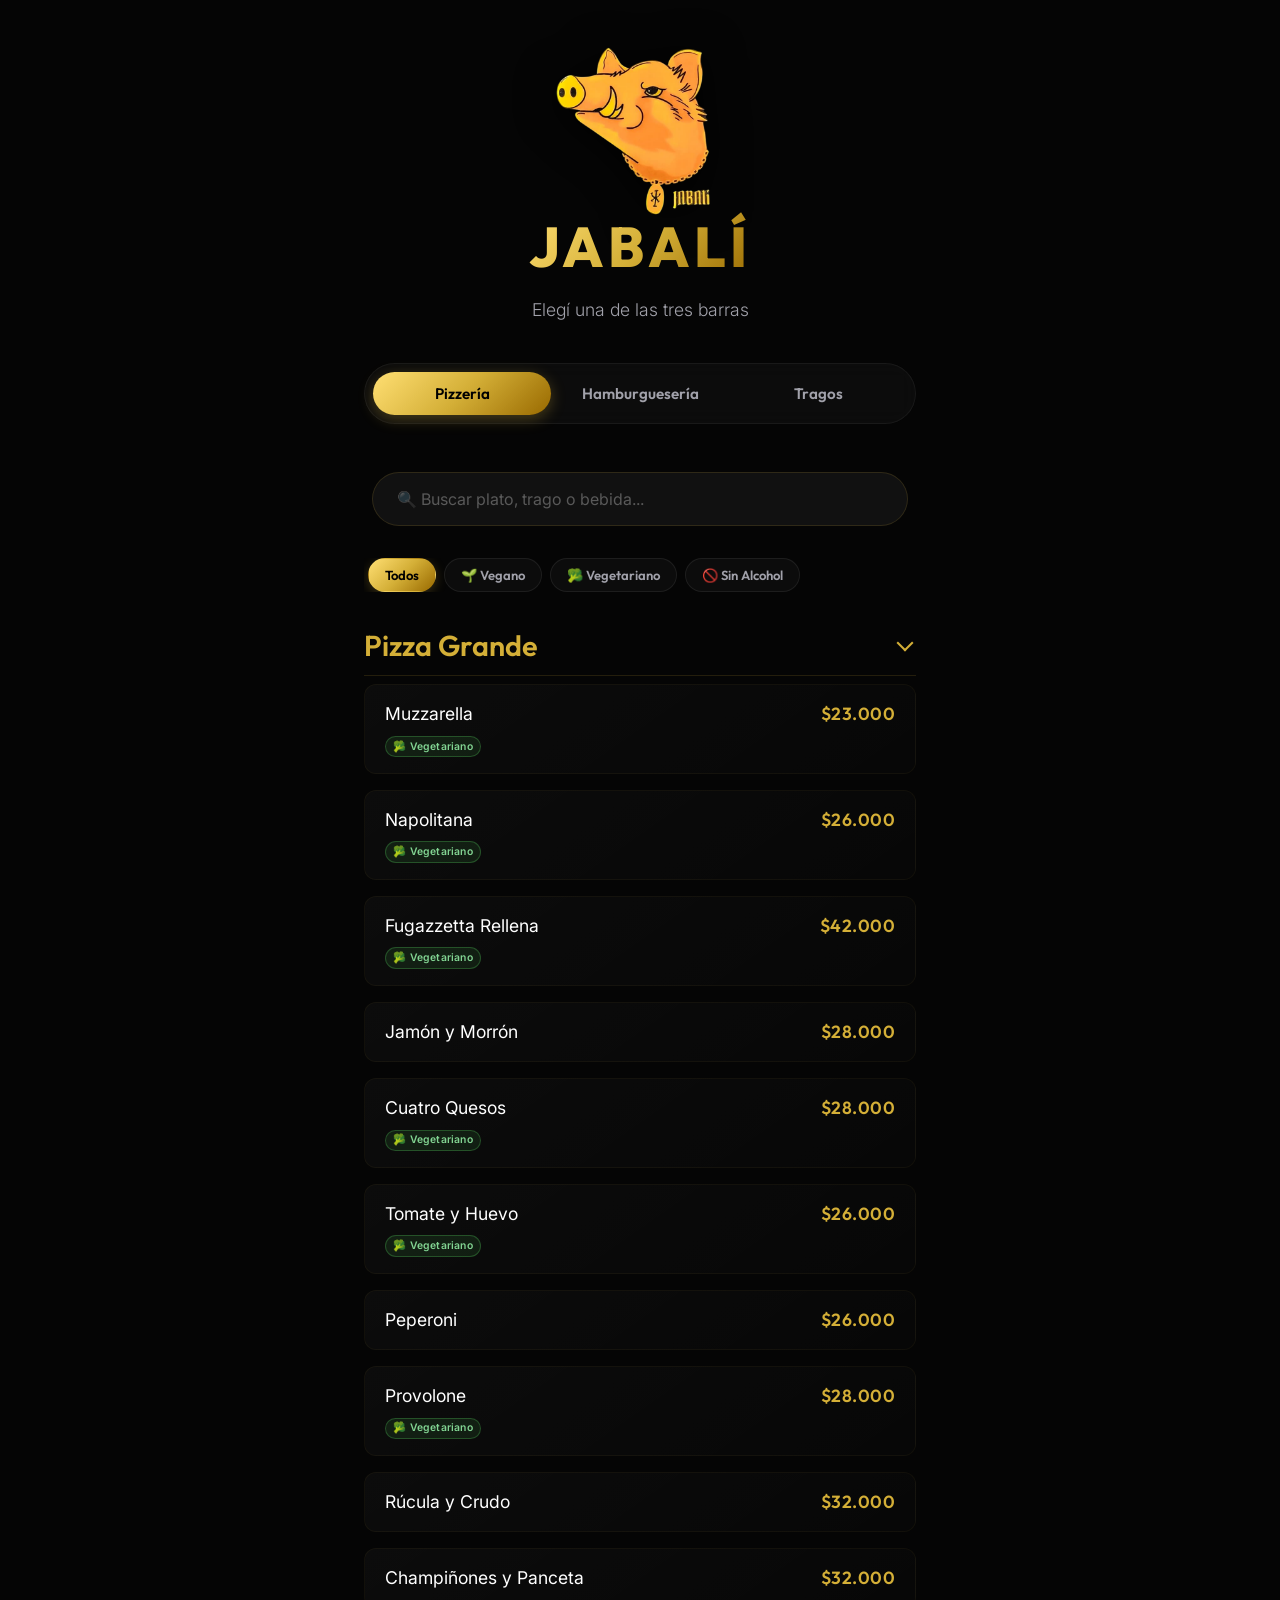
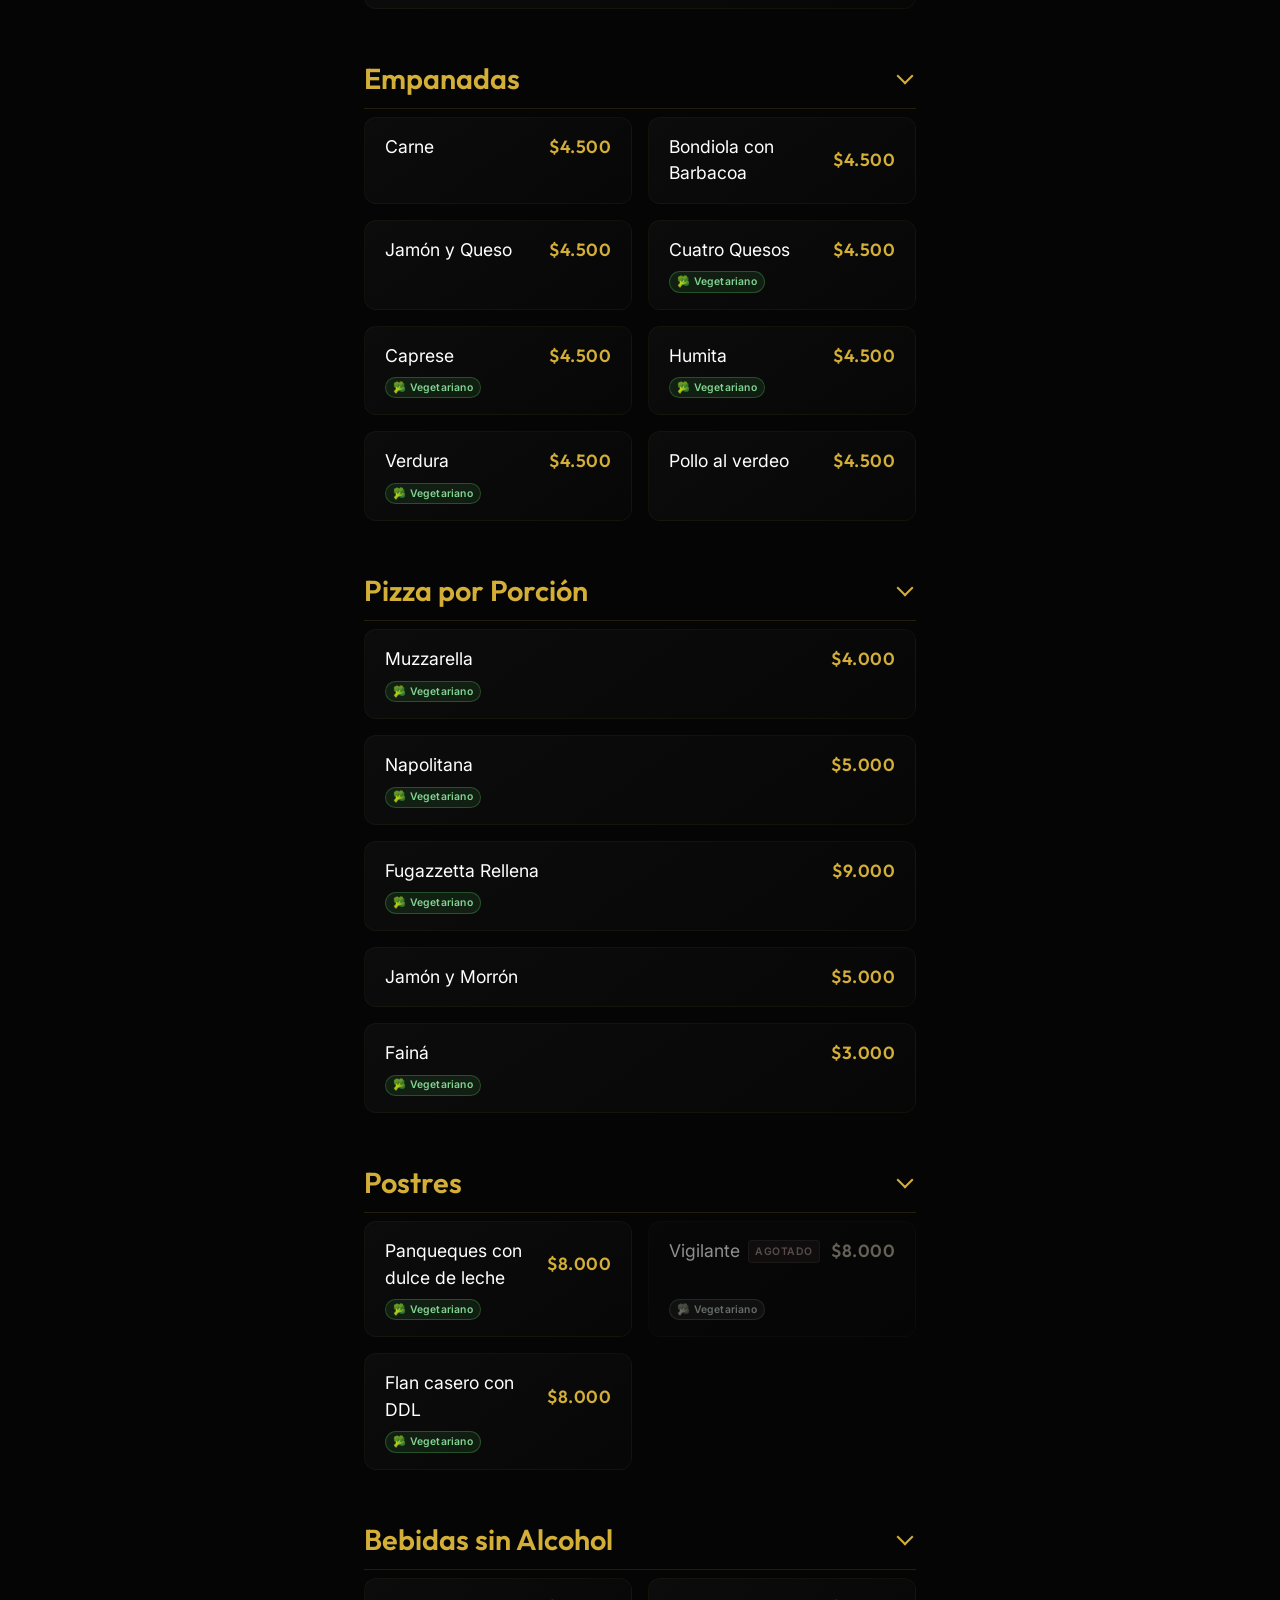
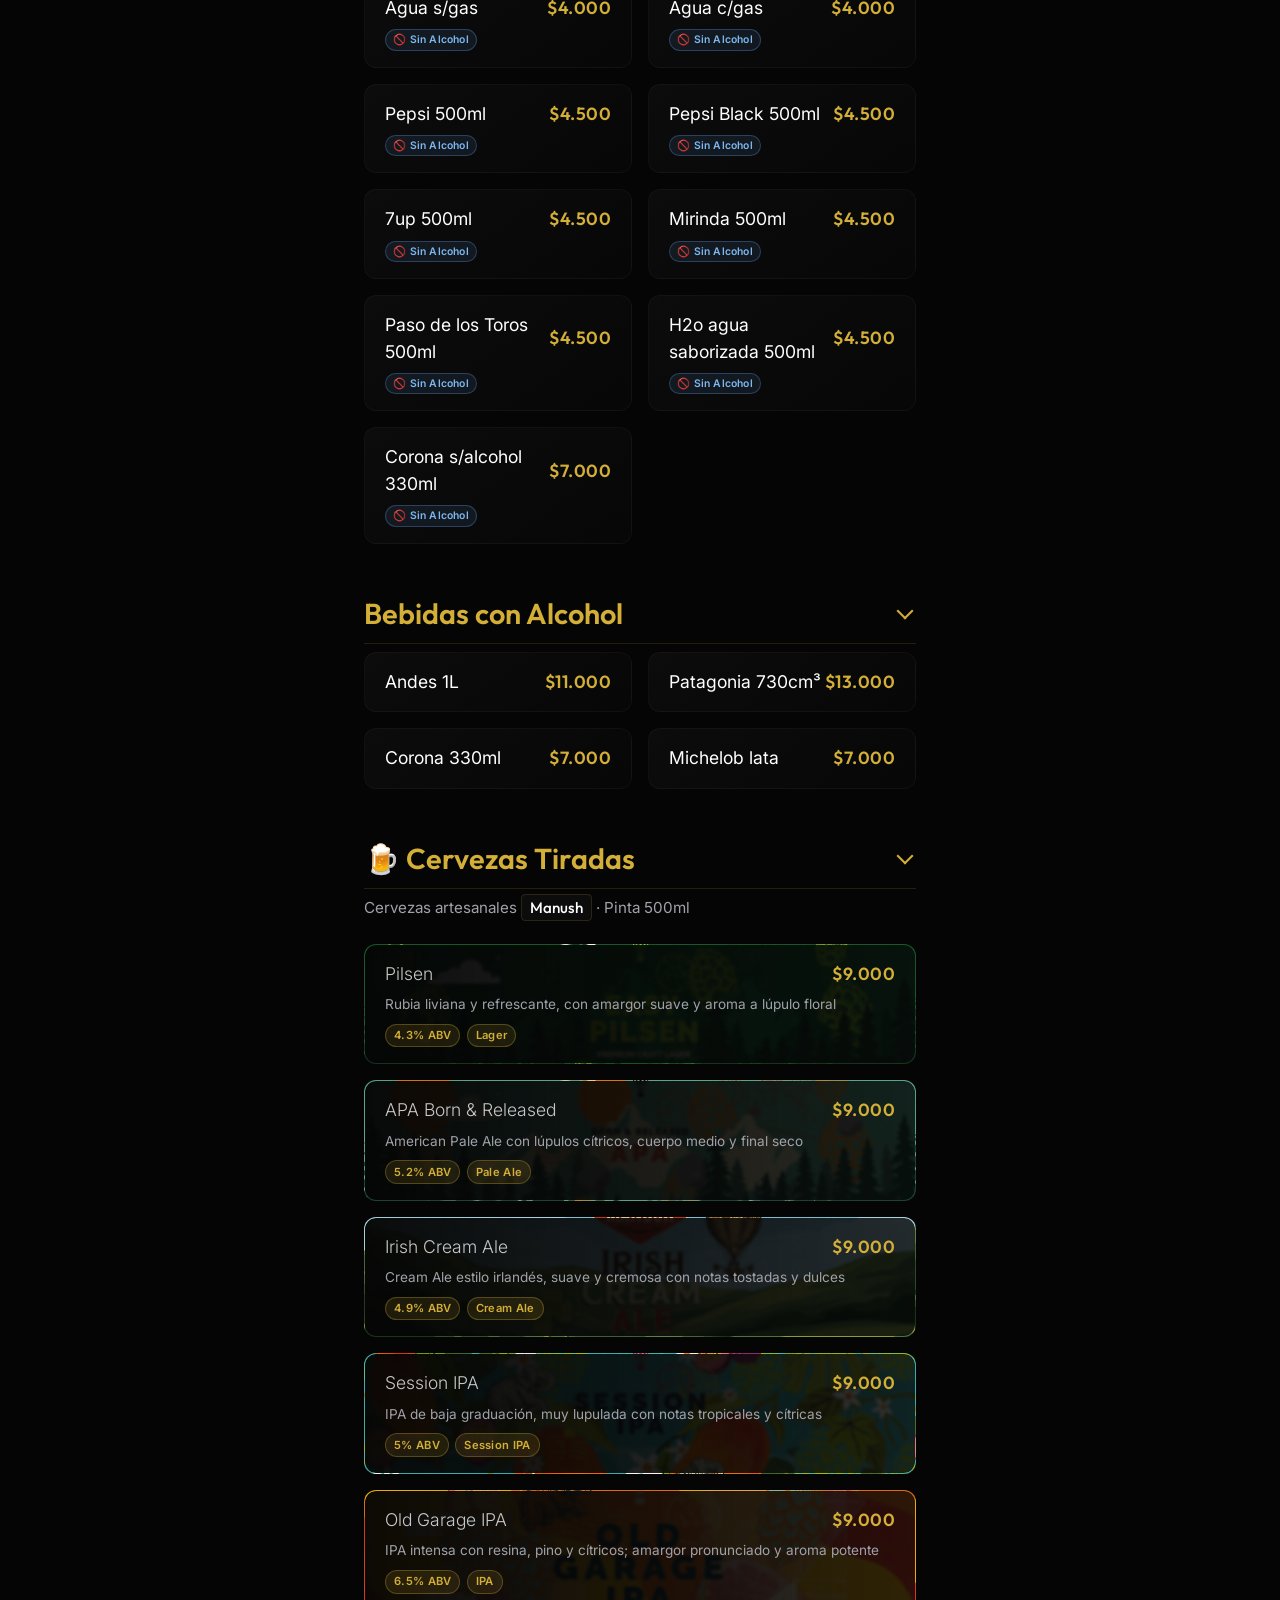
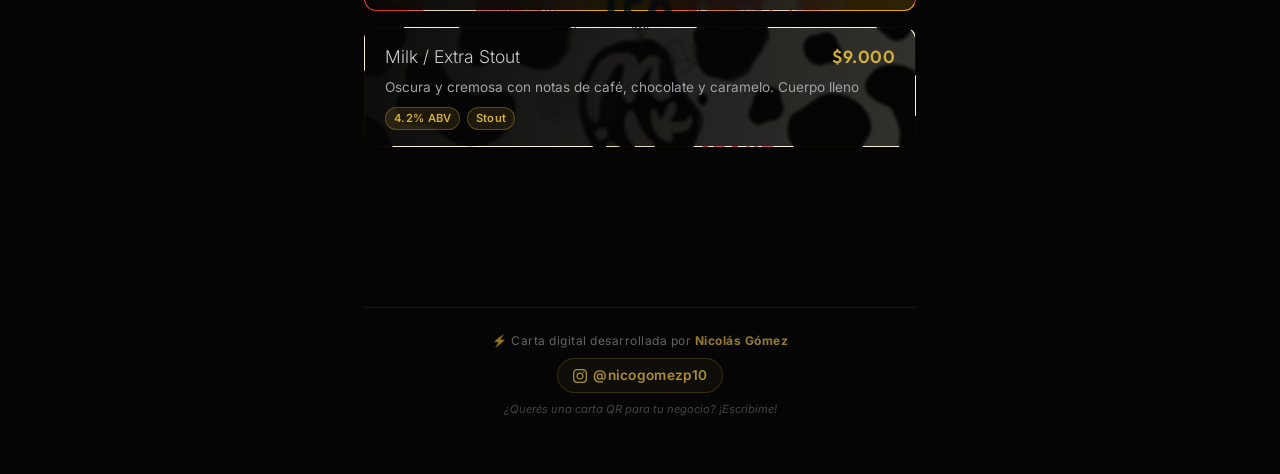
<file: index.html>
﻿<!DOCTYPE html>
<html lang="es">

<head>
    <meta charset="UTF-8">
    <meta name="viewport" content="width=device-width, initial-scale=1.0">
    <title>Carta QR - Jabalí</title>
    <link rel="preconnect" href="https://fonts.googleapis.com">
    <link rel="preconnect" href="https://fonts.gstatic.com" crossorigin>
    <link
        href="https://fonts.googleapis.com/css2?family=Outfit:wght@300;400;600;800&family=Inter:wght@300;400;500&display=swap"
        rel="stylesheet">
    <link rel="stylesheet" href="style.css">
</head>

<body>
    <div class="app-container">
        <header>
            <div class="header-brand">
                <div class="logo-container">
                    <img src="logo.png" alt="Jabalí Logo" class="brand-logo">
                </div>
                <h1 class="logo">JABALÍ</h1>
            </div>
            <p class="subtitle">Elegí una de las tres barras</p>
        </header>

        <nav class="category-nav">
            <button class="nav-btn active" data-target="pizzeria">Pizzería</button>
            <button class="nav-btn" data-target="hamburgueseria">Hamburguesería</button>
            <button class="nav-btn" data-target="tragos">Tragos</button>
        </nav>

        <div class="search-container">
            <input type="text" id="searchInput" placeholder="🔍 Buscar plato, trago o bebida..." autocomplete="off">
        </div>

        <div class="diet-filters">
            <button class="diet-btn active" data-filter="all">Todos</button>
            <button class="diet-btn" data-filter="vegano">🌱 Vegano</button>
            <button class="diet-btn" data-filter="vegetariano">🥦 Vegetariano</button>
            <button class="diet-btn" data-filter="sin-alcohol">🚫 Sin Alcohol</button>
        </div>

        <main class="menu-content">
            <div id="menu-root"></div>
        </main>

        <!-- Back to top button -->
        <button id="backToTopBtn" title="Volver arriba">↑</button>

        <!-- Developer footer -->
        <footer class="dev-footer">
            <p class="dev-credit">⚡ Carta digital desarrollada por <strong>Nicolás Gómez</strong></p>
            <a href="https://instagram.com/nicogomezp10" target="_blank" rel="noopener noreferrer"
                class="dev-instagram">
                <svg xmlns="http://www.w3.org/2000/svg" width="14" height="14" viewBox="0 0 24 24" fill="currentColor">
                    <path
                        d="M12 2.163c3.204 0 3.584.012 4.85.07 3.252.148 4.771 1.691 4.919 4.919.058 1.265.069 1.645.069 4.849 0 3.205-.012 3.584-.069 4.849-.149 3.225-1.664 4.771-4.919 4.919-1.266.058-1.644.07-4.85.07-3.204 0-3.584-.012-4.849-.07-3.26-.149-4.771-1.699-4.919-4.92-.058-1.265-.07-1.644-.07-4.849 0-3.204.013-3.583.07-4.849.149-3.227 1.664-4.771 4.919-4.919 1.266-.057 1.645-.069 4.849-.069zm0-2.163c-3.259 0-3.667.014-4.947.072-4.358.2-6.78 2.618-6.98 6.98-.059 1.281-.073 1.689-.073 4.948 0 3.259.014 3.668.072 4.948.2 4.358 2.618 6.78 6.98 6.98 1.281.058 1.689.072 4.948.072 3.259 0 3.668-.014 4.948-.072 4.354-.2 6.782-2.618 6.979-6.98.059-1.28.073-1.689.073-4.948 0-3.259-.014-3.667-.072-4.947-.196-4.354-2.617-6.78-6.979-6.98-1.281-.059-1.69-.073-4.949-.073zm0 5.838c-3.403 0-6.162 2.759-6.162 6.162s2.759 6.163 6.162 6.163 6.162-2.759 6.162-6.163c0-3.403-2.759-6.162-6.162-6.162zm0 10.162c-2.209 0-4-1.79-4-4 0-2.209 1.791-4 4-4s4 1.791 4 4c0 2.21-1.791 4-4 4zm6.406-11.845c-.796 0-1.441.645-1.441 1.44s.645 1.44 1.441 1.44c.795 0 1.439-.645 1.439-1.44s-.644-1.44-1.439-1.44z" />
                </svg>
                @nicogomezp10
            </a>
            <span class="dev-tagline">¿Querés una carta QR para tu negocio? ¡Escribime!</span>
        </footer>

    </div>
    <script src="app.js"></script>

</body>

</html>
</file>
<file: style.css>
:root {
    --bg-color: #050505;
    --text-white: #ffffff;
    --text-gray: #a1a1aa;
    --gold-primary: #d4af37;
    --gold-gradient: linear-gradient(135deg, #FFDF73 0%, #D4AF37 50%, #996A00 100%);
    --surface-color: rgba(255, 255, 255, 0.03);
    --border-color: rgba(212, 175, 55, 0.15);
    --transition: all 0.3s cubic-bezier(0.4, 0, 0.2, 1);
}

* {
    margin: 0;
    padding: 0;
    box-sizing: border-box;
    -webkit-tap-highlight-color: transparent;
}

body {
    background-color: var(--bg-color);
    color: var(--text-white);
    font-family: 'Inter', sans-serif;
    -webkit-font-smoothing: antialiased;
    line-height: 1.5;
}

.app-container {
    max-width: 600px;
    margin: 0 auto;
    padding: 2rem 1.5rem;
    min-height: 100vh;
}

/* Header Elements */
header {
    text-align: center;
    margin-bottom: 2.5rem;
    animation: fadeInDown 0.8s ease-out;
    position: relative;
}

.header-brand {
    display: flex;
    flex-direction: column;
    align-items: center;
}

.logo-container {
    width: 180px;
    /* Pull the title up so it overlaps the bottom of the logo */
    margin-bottom: -33px;
    z-index: 0;
    pointer-events: none;
}

.brand-logo {
    width: 100%;
    height: auto;
    display: block;
    filter: drop-shadow(0 4px 20px rgba(0, 0, 0, 0.9));
}

.logo {
    font-family: 'Outfit', sans-serif;
    font-size: 3.5rem;
    font-weight: 800;
    letter-spacing: 4px;
    background: var(--gold-gradient);
    -webkit-background-clip: text;
    background-clip: text;
    -webkit-text-fill-color: transparent;
    text-transform: uppercase;
    margin-bottom: 0.5rem;
    /* Title sits on top of the logo's bottom edge */
    position: relative;
    z-index: 1;
}

.subtitle {
    font-size: 1.1rem;
    color: var(--text-gray);
    font-weight: 300;
}

/* Navigation */
.category-nav {
    display: flex;
    justify-content: space-between;
    background: var(--surface-color);
    padding: 0.5rem;
    border-radius: 100px;
    margin-bottom: 3rem;
    border: 1px solid rgba(255, 255, 255, 0.05);
    position: sticky;
    top: 1rem;
    backdrop-filter: blur(10px);
    z-index: 100;
}

.nav-btn {
    background: transparent;
    border: none;
    color: var(--text-gray);
    padding: 0.75rem 0.5rem;
    font-family: 'Outfit', sans-serif;
    font-size: 0.95rem;
    font-weight: 600;
    cursor: pointer;
    border-radius: 100px;
    flex: 1;
    transition: var(--transition);
}

.nav-btn.active {
    background: var(--gold-gradient);
    color: #000;
    box-shadow: 0 4px 15px rgba(212, 175, 55, 0.3);
}

/* Menu Content */
.menu-section {
    display: none;
    animation: fadeIn 0.5s ease-out;
}

.menu-section.active {
    display: block;
}

.menu-category {
    margin-bottom: 3rem;
    opacity: 0;
    transform: translateY(20px);
    animation: slideUpFade 0.6s ease-out forwards;
}




.category-header {
    display: flex;
    justify-content: space-between;
    align-items: center;
    cursor: pointer;
    border-bottom: 1px solid var(--border-color);
    padding-bottom: 0.5rem;
    margin-bottom: 0.5rem;
    user-select: none;
    -webkit-tap-highlight-color: transparent;
}

.category-title {
    font-family: 'Outfit', sans-serif;
    color: var(--gold-primary);
    font-size: 1.8rem;
    font-weight: 600;
}

.toggle-icon {
    display: inline-block;
    width: 12px;
    height: 12px;
    border-right: 2px solid var(--gold-primary);
    border-bottom: 2px solid var(--gold-primary);
    transform: rotate(45deg);
    transition: transform 0.3s ease;
    margin-right: 5px;
    margin-top: -5px;
}

/* When the category is collapsed, items-grid is hidden and the chevron rotates */
.menu-category.collapsed .items-grid,
.menu-category.collapsed .category-desc {
    display: none;
}

.menu-category.collapsed .toggle-icon {
    transform: rotate(-135deg);
    /* Point right when collapsed */
    margin-top: 0;
}

.category-desc {
    color: var(--text-gray);
    font-size: 0.95rem;
    margin-bottom: 1.5rem;
}

.highlight {
    color: var(--text-white);
    font-weight: 500;
    font-family: 'Outfit', sans-serif;
    background: var(--surface-color);
    padding: 0.2rem 0.5rem;
    border-radius: 4px;
    border: 1px solid var(--border-color);
}

/* Items Grid */
.items-grid {
    display: grid;
    gap: 1rem;
}

.grid-2col {
    grid-template-columns: repeat(2, 1fr);
    align-items: stretch;
}

.grid-2col .menu-item {
    height: 100%;
    display: flex;
    flex-direction: column;
    justify-content: space-between;
}

@media (max-width: 450px) {
    .grid-2col {
        grid-template-columns: 1fr;
        align-items: initial;
    }
    .grid-2col .menu-item {
        height: auto;
    }
}

.menu-item {
    background: linear-gradient(145deg, rgba(255, 255, 255, 0.03) 0%, rgba(255, 255, 255, 0.01) 100%);
    border: 1px solid rgba(212, 175, 55, 0.05);
    padding: 1rem 1.25rem;
    border-radius: 12px;
    transition: var(--transition);
    position: relative;
    overflow: hidden;
}

.menu-item::before {
    content: '';
    position: absolute;
    top: 0;
    left: 0;
    right: 0;
    bottom: 0;
    background: linear-gradient(145deg, rgba(212, 175, 55, 0.1) 0%, transparent 100%);
    opacity: 0;
    transition: var(--transition);
}

.menu-item:hover::before {
    opacity: 1;
}

.menu-item:hover {
    transform: translateY(-2px);
    box-shadow: 0 5px 15px rgba(0, 0, 0, 0.5);
    border-color: rgba(212, 175, 55, 0.3);
}

.menu-item:active {
    transform: translateY(1px) scale(0.98);
}

.item-header {
    display: flex;
    justify-content: space-between;
    align-items: center;
    position: relative;
    z-index: 1;
}

.item-name {
    color: var(--text-white);
    font-size: 1.1rem;
    font-weight: 400;
    position: relative;
    z-index: 1;
    display: flex;
    align-items: center;
    height: 100%;
}

.beer-card .item-name {
    color: #c8c8c8;
    font-weight: 300;
}

.item-price {
    font-family: 'Outfit', sans-serif;
    color: var(--gold-primary);
    font-weight: 600;
    font-size: 1.1rem;
    position: relative;
    z-index: 1;
    letter-spacing: 0.5px;
}

.item-desc {
    color: var(--text-gray);
    font-size: 0.85rem;
    margin-top: 0.5rem;
    line-height: 1.4;
    position: relative;
    z-index: 1;
}

.item-extras {
    margin-top: 1rem;
    margin-bottom: 1rem;
    padding: 0.75rem;
    background: rgba(212, 175, 55, 0.05);
    border-radius: 8px;
    border: 1px dashed rgba(212, 175, 55, 0.2);
    font-size: 0.85rem;
    color: var(--gold-primary);
}

.item-extras p {
    margin-bottom: 0.25rem;
}

.item-extras p:last-child {
    margin-bottom: 0;
}

.placeholder {
    text-align: center;
    color: var(--text-gray);
    padding: 3rem;
    font-style: italic;
    background: var(--surface-color);
    border-radius: 12px;
    border: 1px dashed var(--border-color);
}

/* Animations */
@keyframes fadeIn {
    from {
        opacity: 0;
    }

    to {
        opacity: 1;
    }
}

@keyframes fadeInDown {
    from {
        opacity: 0;
        transform: translateY(-20px);
    }

    to {
        opacity: 1;
        transform: translateY(0);
    }
}

@keyframes slideUpFade {
    to {
        opacity: 1;
        transform: translateY(0);
    }
}

/* Search Bar */
.search-container {
    margin-bottom: 2rem;
    padding: 0 0.5rem;
    position: relative;
    z-index: 10;
}

#searchInput {
    width: 100%;
    padding: 1rem 1.5rem;
    border-radius: 100px;
    background: rgba(255, 255, 255, 0.05);
    border: 1px solid var(--border-color);
    color: var(--text-white);
    font-family: 'Inter', sans-serif;
    font-size: 1rem;
    outline: none;
    transition: var(--transition);
}

#searchInput:focus {
    background: rgba(255, 255, 255, 0.08);
    border-color: var(--gold-primary);
    box-shadow: 0 0 15px rgba(212, 175, 55, 0.2);
}

#searchInput::placeholder {
    color: rgba(255, 255, 255, 0.3);
}

/* Diet Filters */
.diet-filters {
    display: flex;
    gap: 0.5rem;
    margin-bottom: 2rem;
    padding: 0 0.25rem;
    overflow-x: auto;
    scrollbar-width: none;
    -ms-overflow-style: none;
    -webkit-overflow-scrolling: touch;
}

.diet-filters::-webkit-scrollbar {
    display: none;
}

.diet-btn {
    background: var(--surface-color);
    border: 1px solid rgba(255, 255, 255, 0.07);
    color: var(--text-gray);
    padding: 0.5rem 1rem;
    font-family: 'Outfit', sans-serif;
    font-size: 0.82rem;
    font-weight: 600;
    cursor: pointer;
    border-radius: 100px;
    white-space: nowrap;
    transition: var(--transition);
    flex-shrink: 0;
}

.diet-btn:hover {
    border-color: rgba(212, 175, 55, 0.35);
    color: var(--text-white);
}

.diet-btn.active {
    background: var(--gold-gradient);
    color: #000;
    border-color: transparent;
    box-shadow: 0 3px 12px rgba(212, 175, 55, 0.25);
}

/* Diet tag badges inside items */
.diet-tags-row {
    display: flex;
    flex-wrap: wrap;
    gap: 0.35rem;
    margin-top: 0.5rem;
    position: relative;
    z-index: 1;
}

.diet-tag {
    font-size: 0.65rem;
    font-weight: 600;
    padding: 0.12rem 0.45rem;
    border-radius: 100px;
    letter-spacing: 0.2px;
}

.tag-vegano {
    background: rgba(52, 170, 68, 0.12);
    border: 1px solid rgba(52, 170, 68, 0.35);
    color: #6fcf7f;
}

.tag-vegetariano {
    background: rgba(80, 200, 90, 0.1);
    border: 1px solid rgba(80, 200, 90, 0.3);
    color: #82d492;
}

.tag-sin-tacc {
    background: rgba(230, 180, 60, 0.1);
    border: 1px solid rgba(230, 180, 60, 0.3);
    color: #e6b43c;
}

.tag-sin-alcohol {
    background: rgba(100, 160, 230, 0.1);
    border: 1px solid rgba(100, 160, 230, 0.3);
    color: #7db8f0;
}

/* Back to Top Button */
#backToTopBtn {
    position: fixed;
    bottom: 30px;
    right: 30px;
    width: 50px;
    height: 50px;
    border-radius: 50%;
    background: var(--gold-gradient);
    color: #000;
    font-size: 1.5rem;
    border: none;
    cursor: pointer;
    box-shadow: 0 4px 15px rgba(0, 0, 0, 0.5);
    opacity: 0;
    visibility: hidden;
    transform: translateY(20px);
    transition: var(--transition);
    z-index: 999;
    display: flex;
    justify-content: center;
    align-items: center;
    font-weight: bold;
}

#backToTopBtn.show {
    opacity: 1;
    visibility: visible;
    transform: translateY(0);
}

#backToTopBtn:active {
    transform: scale(0.9);
}

.menu-content {
    padding-bottom: 4rem;
    /* Extra padding for bottom of page */
}

/* Hide items completely that don't match search */
.menu-item.hidden {
    display: none !important;
}

.vinos-placeholder {
    text-align: center;
    width: 100%;
}

.vinos-placeholder .item-desc {
    font-size: 1.1rem;
    margin-top: 0;
}

/* Beer Cards with Background Image */
.beer-card {
    background-size: cover;
    background-position: center;
    position: relative;
    overflow: hidden;
    min-height: 80px;
}

.beer-card::after {
    content: '';
    position: absolute;
    inset: 0;
    background: linear-gradient(to right, rgba(5, 5, 5, 0.97) 0%, rgba(5, 5, 5, 0.82) 100%);
    backdrop-filter: blur(1.5px);
    -webkit-backdrop-filter: blur(1.5px);
    z-index: 0;
}

/* Make Tragos cards lighter over the image */
#tragos .beer-card::after {
    background: linear-gradient(to right, rgba(5, 5, 5, 0.80) 0%, rgba(5, 5, 5, 0.50) 100%);
}

.beer-card .item-header,
.beer-card .item-desc,
.beer-card .item-extras,
.beer-card .beer-badges {
    position: relative;
    z-index: 1;
}

.beer-badges {
    display: flex;
    gap: 0.4rem;
    margin-top: 0.6rem;
    flex-wrap: wrap;
}

.beer-badge {
    font-size: 0.7rem;
    font-weight: 600;
    padding: 0.15rem 0.5rem;
    border-radius: 100px;
    letter-spacing: 0.3px;
    background: rgba(212, 175, 55, 0.12);
    border: 1px solid rgba(212, 175, 55, 0.3);
    color: var(--gold-primary);
}

/* Developer Footer */
.dev-footer {
    margin-top: 3rem;
    padding: 1.5rem 1rem;
    border-top: 1px solid rgba(212, 175, 55, 0.1);
    text-align: center;
    display: flex;
    flex-direction: column;
    align-items: center;
    gap: 0.5rem;
}

.dev-credit {
    font-size: 0.75rem;
    color: rgba(161, 161, 170, 0.6);
    letter-spacing: 0.5px;
}

.dev-credit strong {
    color: rgba(212, 175, 55, 0.7);
}

.dev-instagram {
    display: inline-flex;
    align-items: center;
    gap: 0.4rem;
    font-size: 0.85rem;
    font-weight: 600;
    color: rgba(212, 175, 55, 0.8);
    text-decoration: none;
    padding: 0.4rem 0.9rem;
    border-radius: 100px;
    border: 1px solid rgba(212, 175, 55, 0.2);
    background: rgba(212, 175, 55, 0.05);
    transition: var(--transition);
    letter-spacing: 0.3px;
}

.dev-instagram:hover {
    background: rgba(212, 175, 55, 0.12);
    border-color: rgba(212, 175, 55, 0.5);
    color: var(--gold-primary);
    box-shadow: 0 0 12px rgba(212, 175, 55, 0.15);
}

.dev-tagline {
    font-size: 0.7rem;
    color: rgba(161, 161, 170, 0.4);
    font-style: italic;
}

/* Mocktail gradient backgrounds */
.mocktail-limonada {
    background: linear-gradient(135deg, rgba(255, 235, 59, 0.18) 0%, rgba(255, 193, 7, 0.10) 60%, rgba(5,5,5,0.01) 100%) !important;
    border-color: rgba(255, 235, 59, 0.2) !important;
}

.mocktail-pomelada {
    background: linear-gradient(135deg, rgba(255, 152, 0, 0.18) 0%, rgba(255, 87, 34, 0.10) 60%, rgba(5,5,5,0.01) 100%) !important;
    border-color: rgba(255, 152, 0, 0.2) !important;
}

.mocktail-limonada-roja {
    background: linear-gradient(135deg, rgba(233, 30, 99, 0.18) 0%, rgba(255, 80, 80, 0.10) 60%, rgba(5,5,5,0.01) 100%) !important;
    border-color: rgba(233, 30, 99, 0.2) !important;
}

.mocktail-natural-mystic {
    background: linear-gradient(135deg, rgba(255, 80, 100, 0.18) 0%, rgba(255, 152, 0, 0.10) 60%, rgba(5,5,5,0.01) 100%) !important;
    border-color: rgba(255, 80, 100, 0.2) !important;
}

.mocktail-aljaba {
    background: linear-gradient(135deg, rgba(130, 80, 200, 0.18) 0%, rgba(80, 160, 255, 0.10) 60%, rgba(5,5,5,0.01) 100%) !important;
    border-color: rgba(130, 80, 200, 0.2) !important;
}

/* Hide vegan and vegetarian filters on Tragos section */
body[data-active-section="tragos"] .diet-btn[data-filter="vegano"],
body[data-active-section="tragos"] .diet-btn[data-filter="vegetariano"] {
    display: none !important;
}

/* Agotado Styles */
.menu-item.agotado {
    opacity: 0.55;
    filter: grayscale(0.85);
    pointer-events: none;
}

.agotado-badge {
    background: rgba(220, 53, 69, 0.15);
    border: 1px solid rgba(220, 53, 69, 0.3);
    color: #ff6b6b;
    font-size: 0.65rem;
    font-weight: 600;
    padding: 0.15rem 0.4rem;
    border-radius: 4px;
    margin-left: 0.5rem;
    vertical-align: middle;
    text-transform: uppercase;
    letter-spacing: 0.5px;
    display: inline-block;
}
</file>
